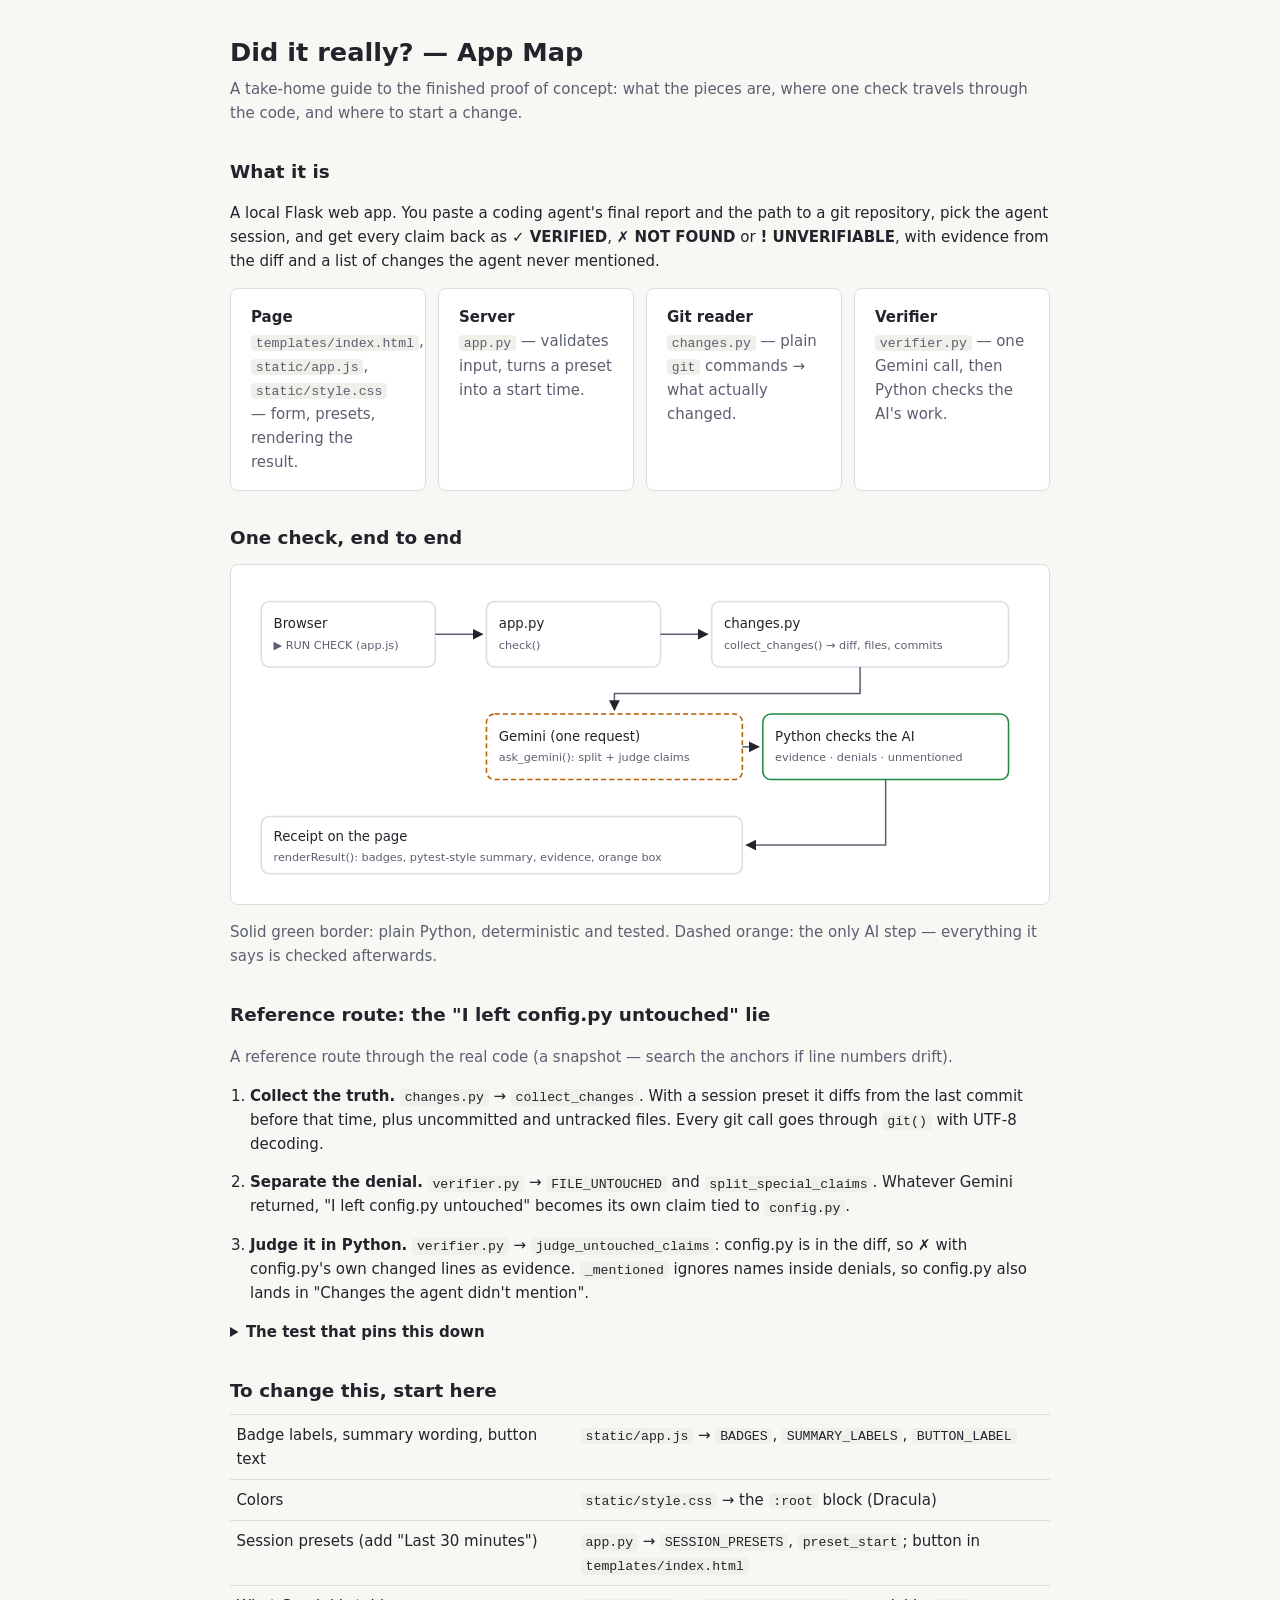
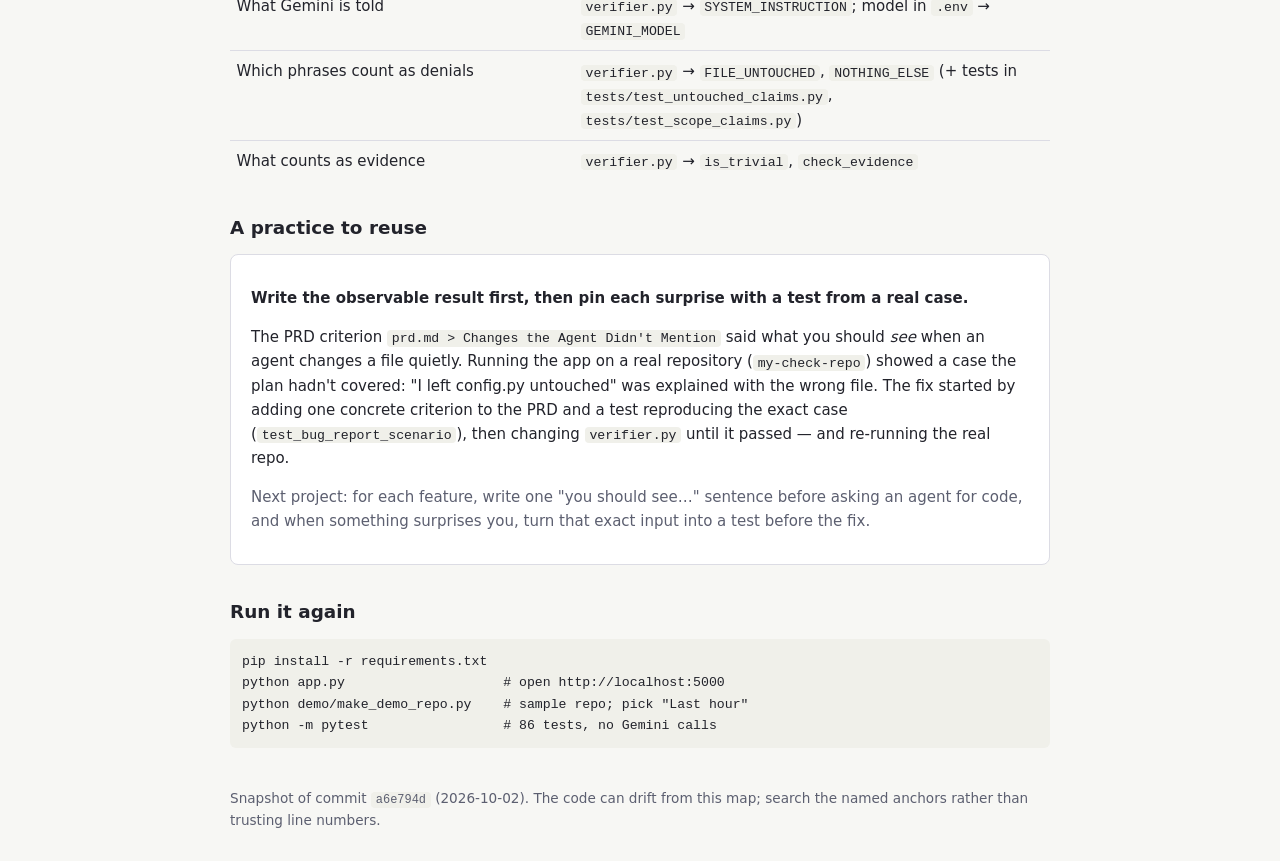
<file: devpost/app-map.html>
<!doctype html>
<html lang="en">
<head>
<meta charset="utf-8">
<meta name="viewport" content="width=device-width, initial-scale=1">
<title>Did it really? — App Map</title>
<link rel="icon" href="data:,">
<style>
  :root {
    --bg: #f7f7f4; --card: #ffffff; --ink: #22232b; --muted: #5c5f70; --rule: #dcdce4;
    --green: #1f8a3e; --red: #c4302b; --orange: #b85c00; --code: #f0f0ea;
  }
  @media (prefers-color-scheme: dark) {
    :root {
      --bg: #21222c; --card: #282a36; --ink: #f8f8f2; --muted: #b6b9cc; --rule: #44475a;
      --green: #50fa7b; --red: #ff5555; --orange: #ffb86c; --code: #21222c;
    }
  }
  * { box-sizing: border-box; }
  body { margin: 0; padding: 2rem 16px; background: var(--bg); color: var(--ink);
         font: 15px/1.6 system-ui, -apple-system, "Segoe UI", sans-serif; }
  main { max-width: 820px; margin: 0 auto; }
  h1 { margin: 0 0 .25rem; font-size: 1.6rem; }
  h2 { margin: 2rem 0 .5rem; font-size: 1.15rem; }
  .lead { color: var(--muted); margin: 0 0 1rem; }
  code, pre { font-family: "JetBrains Mono", "Cascadia Mono", Consolas, monospace; font-size: .88em; }
  code { background: var(--code); padding: .05rem .3rem; border-radius: 4px; }
  pre { background: var(--code); padding: .75rem; border-radius: 6px; overflow-x: auto; }
  .card { background: var(--card); border: 1px solid var(--rule); border-radius: 8px; padding: 1rem 1.25rem; margin: .75rem 0; }
  .pieces { display: grid; grid-template-columns: repeat(auto-fit, minmax(180px, 1fr)); gap: .75rem; }
  .pieces .card { margin: 0; }
  .pieces strong { display: block; }
  ol.route { padding-left: 1.25rem; }
  ol.route li { margin-bottom: .9rem; }
  .muted { color: var(--muted); }
  svg { width: 100%; height: auto; display: block; }
  svg text { font: 13px system-ui, sans-serif; fill: var(--ink); }
  svg .small { font-size: 11px; fill: var(--muted); }
  svg rect { fill: var(--card); stroke: var(--rule); stroke-width: 1.5; }
  svg rect.ai { stroke: var(--orange); stroke-dasharray: 5 3; }
  svg rect.py { stroke: var(--green); }
  svg path { stroke: var(--muted); stroke-width: 1.5; fill: none; marker-end: url(#arrow); }
  details { margin: .5rem 0; }
  summary { cursor: pointer; font-weight: 600; }
  table { border-collapse: collapse; width: 100%; }
  td { border-top: 1px solid var(--rule); padding: .5rem .4rem; vertical-align: top; }
  td:first-child { width: 42%; }
  footer { margin-top: 2.5rem; color: var(--muted); font-size: .85rem; }
</style>
</head>
<body>
<main>
  <h1>Did it really? — App Map</h1>
  <p class="lead">A take-home guide to the finished proof of concept: what the pieces are, where one check travels through the code, and where to start a change.</p>

  <h2>What it is</h2>
  <p>A local Flask web app. You paste a coding agent's final report and the path to a git repository, pick the agent session, and get every claim back as <strong>✓ VERIFIED</strong>, <strong>✗ NOT FOUND</strong> or <strong>! UNVERIFIABLE</strong>, with evidence from the diff and a list of changes the agent never mentioned.</p>

  <div class="pieces">
    <div class="card"><strong>Page</strong><span class="muted"><code>templates/index.html</code>, <code>static/app.js</code>, <code>static/style.css</code> — form, presets, rendering the result.</span></div>
    <div class="card"><strong>Server</strong><span class="muted"><code>app.py</code> — validates input, turns a preset into a start time.</span></div>
    <div class="card"><strong>Git reader</strong><span class="muted"><code>changes.py</code> — plain <code>git</code> commands → what actually changed.</span></div>
    <div class="card"><strong>Verifier</strong><span class="muted"><code>verifier.py</code> — one Gemini call, then Python checks the AI's work.</span></div>
  </div>

  <h2>One check, end to end</h2>
  <div class="card" role="img" aria-label="Diagram: the browser sends the report to app.py check, which calls changes.py collect_changes for the git diff, then verifier.py verify: Gemini splits and judges claims, Python checks evidence and judges denials, and the result returns to the page.">
    <svg viewBox="0 0 760 300" aria-hidden="true">
      <defs><marker id="arrow" viewBox="0 0 10 10" refX="9" refY="5" markerWidth="7" markerHeight="7" orient="auto"><path d="M0,0 L10,5 L0,10" style="stroke:none;fill:currentColor"/></marker></defs>
      <rect x="10" y="20" width="170" height="64" rx="8"/>
      <text x="22" y="46">Browser</text><text class="small" x="22" y="66">▶ RUN CHECK (app.js)</text>
      <rect x="230" y="20" width="170" height="64" rx="8"/>
      <text x="242" y="46">app.py</text><text class="small" x="242" y="66">check()</text>
      <rect x="450" y="20" width="290" height="64" rx="8"/>
      <text x="462" y="46">changes.py</text><text class="small" x="462" y="66">collect_changes() → diff, files, commits</text>
      <rect class="ai" x="230" y="130" width="250" height="64" rx="8"/>
      <text x="242" y="156">Gemini (one request)</text><text class="small" x="242" y="176">ask_gemini(): split + judge claims</text>
      <rect class="py" x="500" y="130" width="240" height="64" rx="8"/>
      <text x="512" y="156">Python checks the AI</text><text class="small" x="512" y="176">evidence · denials · unmentioned</text>
      <rect x="10" y="230" width="470" height="56" rx="8"/>
      <text x="22" y="254">Receipt on the page</text><text class="small" x="22" y="274">renderResult(): badges, pytest-style summary, evidence, orange box</text>
      <path d="M180 52 H226"/><path d="M400 52 H446"/>
      <path d="M595 84 V110 H355 V126"/><path d="M480 162 H496"/>
      <path d="M620 194 V258 H484"/>
    </svg>
  </div>
  <p class="muted">Solid green border: plain Python, deterministic and tested. Dashed orange: the only AI step — everything it says is checked afterwards.</p>

  <h2>Reference route: the "I left config.py untouched" lie</h2>
  <p class="muted">A reference route through the real code (a snapshot — search the anchors if line numbers drift).</p>
  <ol class="route">
    <li><strong>Collect the truth.</strong> <code>changes.py</code> → <code>collect_changes</code>. With a session preset it diffs from the last commit before that time, plus uncommitted and untracked files. Every git call goes through <code>git()</code> with UTF-8 decoding.</li>
    <li><strong>Separate the denial.</strong> <code>verifier.py</code> → <code>FILE_UNTOUCHED</code> and <code>split_special_claims</code>. Whatever Gemini returned, "I left config.py untouched" becomes its own claim tied to <code>config.py</code>.</li>
    <li><strong>Judge it in Python.</strong> <code>verifier.py</code> → <code>judge_untouched_claims</code>: config.py is in the diff, so ✗ with config.py's own changed lines as evidence. <code>_mentioned</code> ignores names inside denials, so config.py also lands in "Changes the agent didn't mention".</li>
  </ol>
  <details>
    <summary>The test that pins this down</summary>
    <p><code>tests/test_untouched_claims.py</code> → <code>test_bug_report_scenario</code> and <code>test_file_named_only_in_denial_is_unmentioned</code>. Run:</p>
    <pre>python -m pytest tests/test_untouched_claims.py -k "bug_report or denial_is_unmentioned" -v</pre>
  </details>

  <h2>To change this, start here</h2>
  <table>
    <tr><td>Badge labels, summary wording, button text</td><td><code>static/app.js</code> → <code>BADGES</code>, <code>SUMMARY_LABELS</code>, <code>BUTTON_LABEL</code></td></tr>
    <tr><td>Colors</td><td><code>static/style.css</code> → the <code>:root</code> block (Dracula)</td></tr>
    <tr><td>Session presets (add "Last 30 minutes")</td><td><code>app.py</code> → <code>SESSION_PRESETS</code>, <code>preset_start</code>; button in <code>templates/index.html</code></td></tr>
    <tr><td>What Gemini is told</td><td><code>verifier.py</code> → <code>SYSTEM_INSTRUCTION</code>; model in <code>.env</code> → <code>GEMINI_MODEL</code></td></tr>
    <tr><td>Which phrases count as denials</td><td><code>verifier.py</code> → <code>FILE_UNTOUCHED</code>, <code>NOTHING_ELSE</code> (+ tests in <code>tests/test_untouched_claims.py</code>, <code>tests/test_scope_claims.py</code>)</td></tr>
    <tr><td>What counts as evidence</td><td><code>verifier.py</code> → <code>is_trivial</code>, <code>check_evidence</code></td></tr>
  </table>

  <h2>A practice to reuse</h2>
  <div class="card">
    <p><strong>Write the observable result first, then pin each surprise with a test from a real case.</strong></p>
    <p>The PRD criterion <code>prd.md &gt; Changes the Agent Didn't Mention</code> said what you should <em>see</em> when an agent changes a file quietly. Running the app on a real repository (<code>my-check-repo</code>) showed a case the plan hadn't covered: "I left config.py untouched" was explained with the wrong file. The fix started by adding one concrete criterion to the PRD and a test reproducing the exact case (<code>test_bug_report_scenario</code>), then changing <code>verifier.py</code> until it passed — and re-running the real repo.</p>
    <p class="muted">Next project: for each feature, write one "you should see…" sentence before asking an agent for code, and when something surprises you, turn that exact input into a test before the fix.</p>
  </div>

  <h2>Run it again</h2>
  <pre>pip install -r requirements.txt
python app.py                    # open http://localhost:5000
python demo/make_demo_repo.py    # sample repo; pick "Last hour"
python -m pytest                 # 86 tests, no Gemini calls</pre>

  <footer>Snapshot of commit <code>a6e794d</code> (2026-10-02). The code can drift from this map; search the named anchors rather than trusting line numbers.</footer>
</main>
</body>
</html>
</file>
